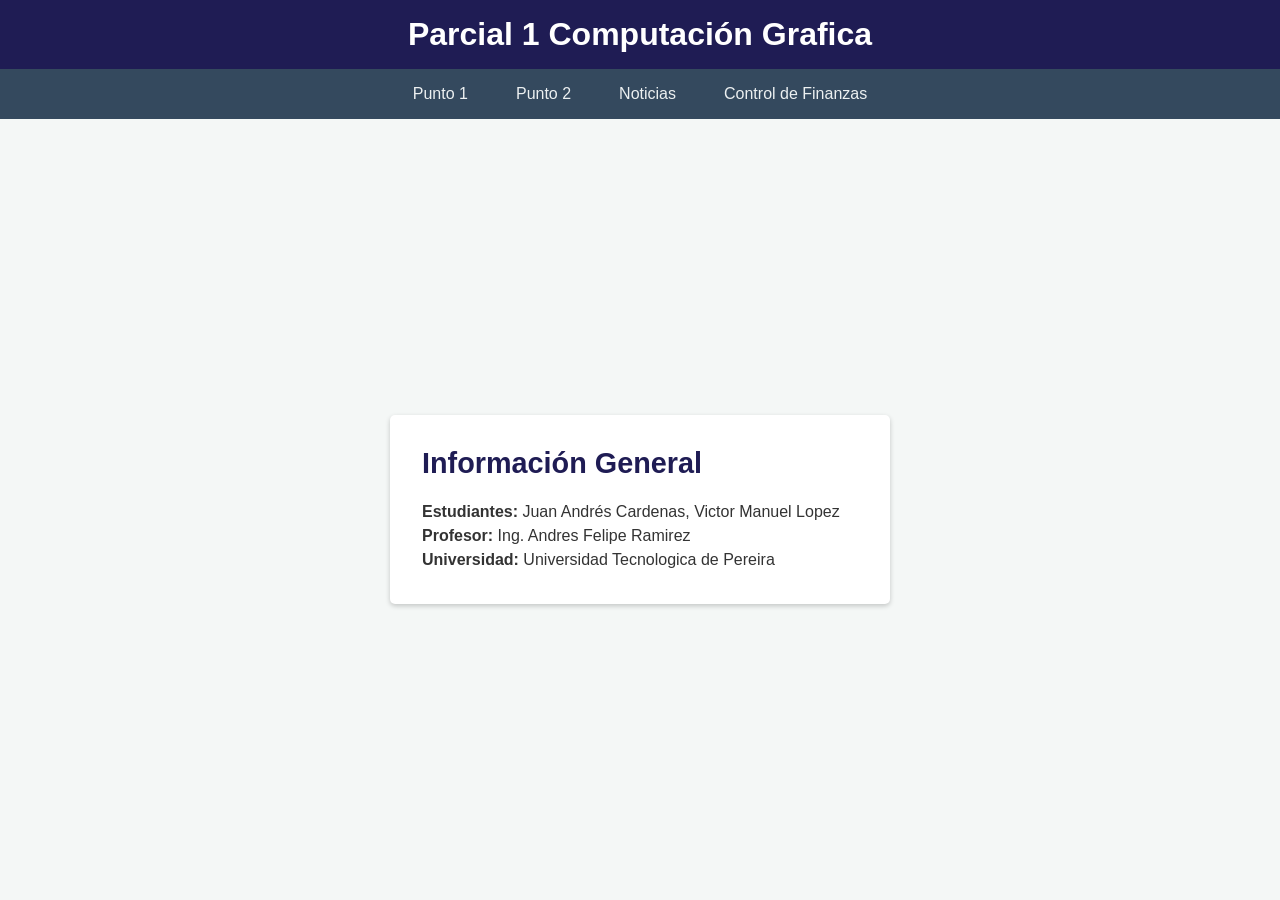
<file: index.html>
<!DOCTYPE html>
<html lang="es">
<head>
    <meta charset="UTF-8">
    <meta name="viewport" content="width=device-width, initial-scale=1.0">
    <title>Parcial 1</title>
    <link rel="stylesheet" href="style.css">
</head>
<body>


    <header class="main-header">  
        <h1>Parcial 1 Computación Grafica</h1>
    </header>
        

        
        <nav class="main-nav">
            <ul>
                <li><a href="ejercicios_clase/Punto_1a.html">Punto 1</a></li>
                <li><a href="ejercicios_clase/Punto_1b.html">Punto 2</a></li>
                <li><a href="ejercicios_clase/Punto_2.html">Noticias</a></li>
                <li><a href="app-finanzas/index.html">Control de Finanzas</a></li>
            </ul>
        </nav>
    

    <main class="content">
        <section class="informacion">
            <h2>Información General</h2>
            <div class="informacion_grupo">
                <p><strong>Estudiantes:</strong> Juan Andrés Cardenas, Victor Manuel Lopez</p>
                <p><strong>Profesor:</strong>  Ing. Andres Felipe Ramirez</p>
                <p><strong>Universidad:</strong> Universidad Tecnologica de Pereira</p>

            </div>
        </section>
        
    </main>

</body>
</html>
</file>
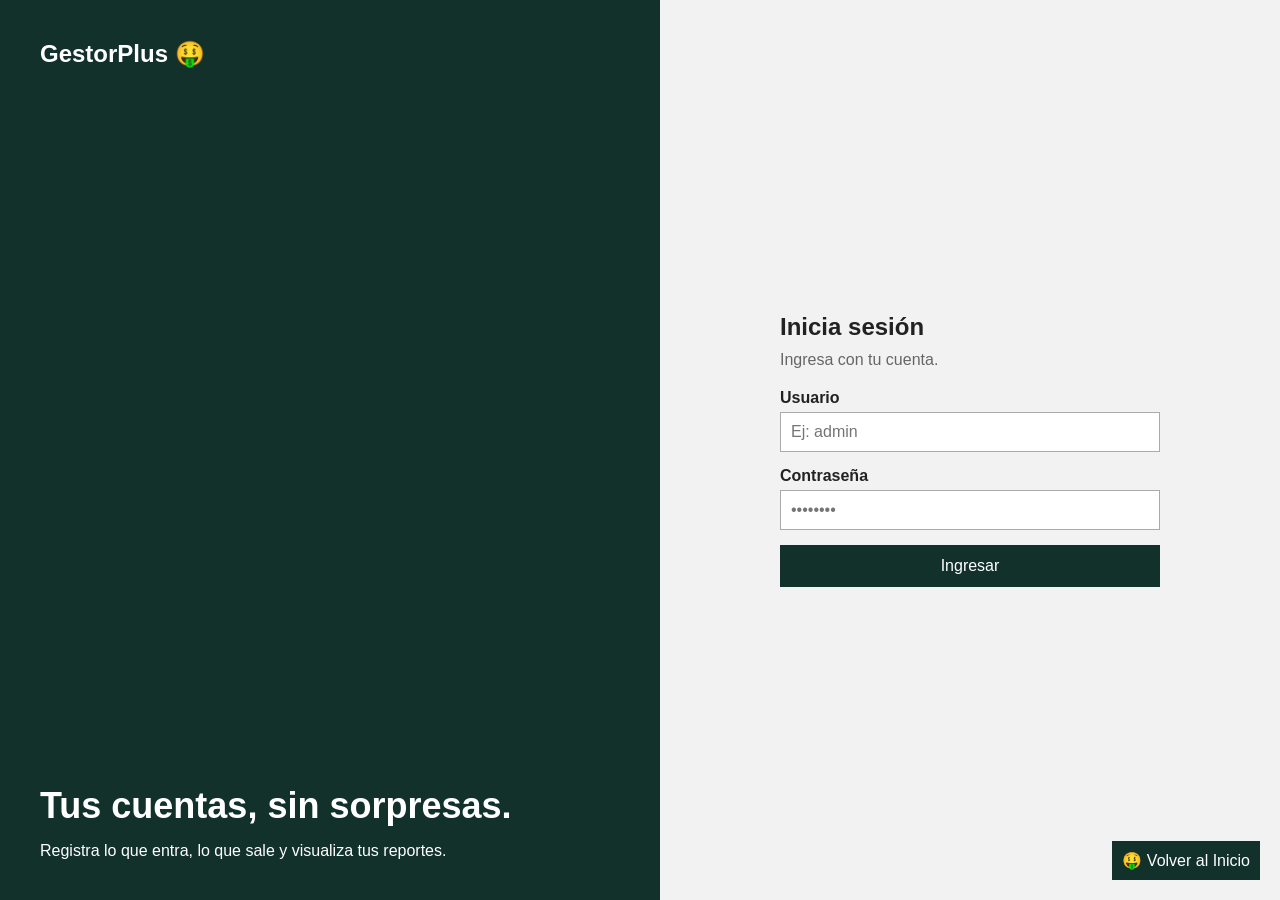
<file: app-finanzas/index.html>
<!DOCTYPE html>
<html lang="es">
<head>
  <meta charset="UTF-8">
  <meta name="viewport" content="width=device-width, initial-scale=1">
  <title>Iniciar sesión · GestorPlus</title>
  <link rel="preconnect" href="https://fonts.googleapis.com">
  <link href="https://fonts.googleapis.com/css2?family=DM+Sans:wght@400;500;700&display=swap" rel="stylesheet">
  <link rel="stylesheet" href="styles.css">
</head>
<body class="login-body">
  <section class="login-marca">
    <span class="logo">GestorPlus &#129297</span>
    <div>
      <h1>Tus cuentas, sin sorpresas.</h1>
      <p>Registra lo que entra, lo que sale y visualiza tus reportes.</p>
    </div>
  </section>

  <section class="login-formulario">
    <form class="login-card" action="inicio.html" method="get">
      <h2>Inicia sesión</h2>
      <p class="sub">Ingresa con tu cuenta.</p>

      <div class="campo">
        <label for="usuario">Usuario</label>
        <input type="text" id="usuario" name="usuario" placeholder="Ej: admin" required autocomplete="username">
      </div>

      <div class="campo">
        <label for="clave">Contraseña</label>
        <input type="password" id="clave" name="clave" placeholder="••••••••" required autocomplete="current-password">
      </div>

      <button type="submit" class="btn">Ingresar</button>
    </form>
            
  </section>
  <div style="text-align: center; margin-top: 20px;">
                <a href="../index.html" class="btn-back"> &#129297 Volver al Inicio</a>
            </div>
</body>
</html>
</file>
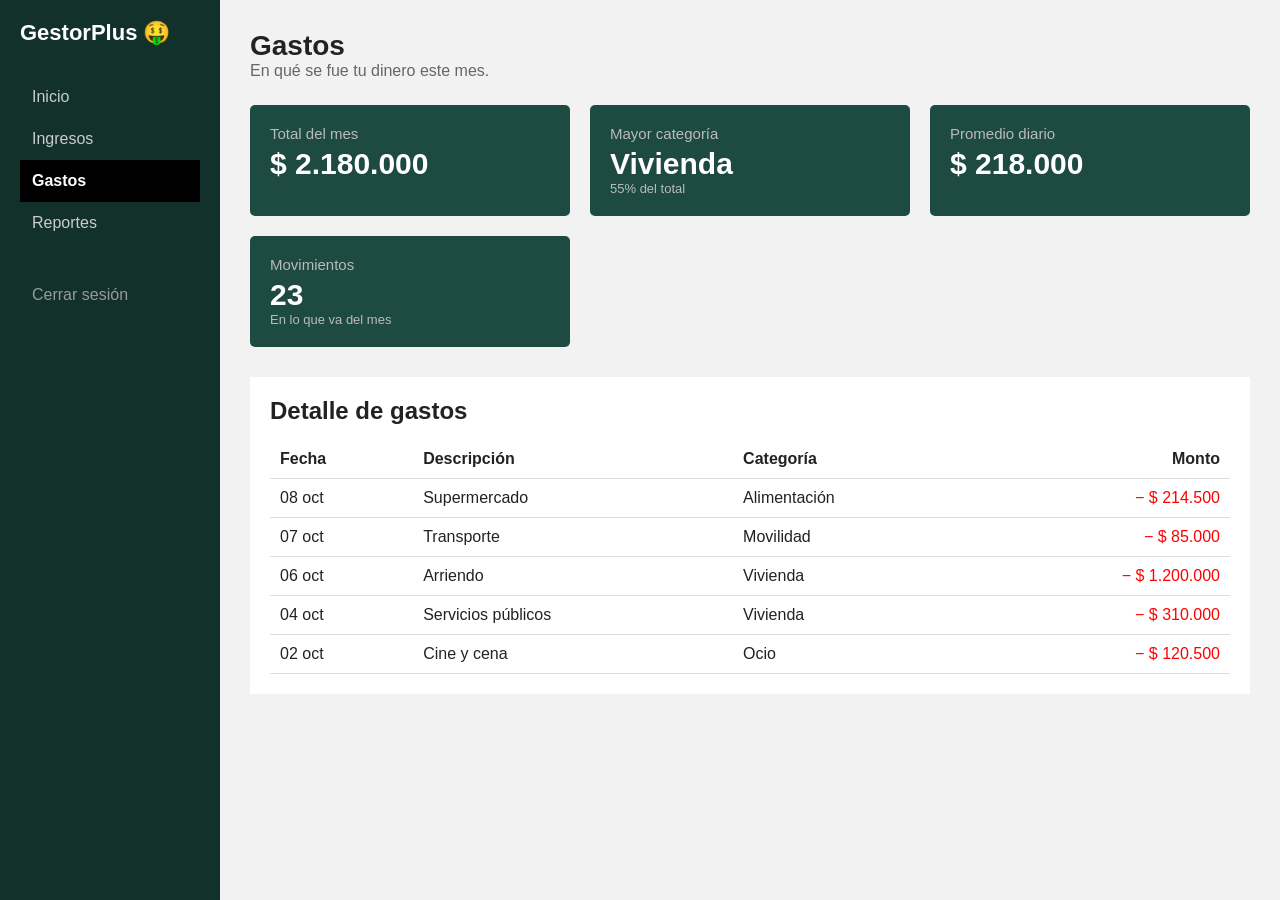
<file: app-finanzas/gastos.html>
<!DOCTYPE html>
<html lang="es">
<head>
  <meta charset="UTF-8">
  <meta name="viewport" content="width=device-width, initial-scale=1">
  <title>Gastos · GestorPlus</title>
  <link rel="preconnect" href="https://fonts.googleapis.com">
  <link href="https://fonts.googleapis.com/css2?family=DM+Sans:wght@400;500;700&display=swap" rel="stylesheet">
  <link rel="stylesheet" href="styles.css">
</head>
<body>
  <div class="app">
    <aside class="sidebar">
      <a class="logo" href="inicio.html">GestorPlus &#129297</a>
      <nav aria-label="Menú principal">
        <ul class="menu">
          <li><a href="inicio.html"   >Inicio</a></li>
          <li><a href="ingresos.html" >Ingresos</a></li>
          <li><a href="gastos.html"   class="activo" aria-current="page">Gastos</a></li>
          <li><a href="reportes.html" >Reportes</a></li>
        </ul>
      </nav>
      <a class="salir" href="index.html">Cerrar sesión</a>
    </aside>
    <main>
      <header class="encabezado">
        <h1>Gastos</h1>
        <p>En qué se fue tu dinero este mes.</p>
      </header>

      <section class="tarjetas">
        <div class="tarjeta gasto"><h3>Total del mes</h3><p class="valor">$ 2.180.000</p></div>
        <div class="tarjeta"><h3>Mayor categoría</h3><p class="valor">Vivienda</p><p class="nota">55% del total</p></div>
        <div class="tarjeta"><h3>Promedio diario</h3><p class="valor">$ 218.000</p></div>
        <div class="tarjeta"><h3>Movimientos</h3><p class="valor">23</p><p class="nota">En lo que va del mes</p></div>
      </section>

      <section class="panel">
        <h2>Detalle de gastos</h2>
        <table>
          <thead><tr><th>Fecha</th><th>Descripción</th><th>Categoría</th><th class="monto">Monto</th></tr></thead>
          <tbody>
            <tr><td>08 oct</td><td>Supermercado</td><td>Alimentación</td><td class="monto menos">− $ 214.500</td></tr>
            <tr><td>07 oct</td><td>Transporte</td><td>Movilidad</td><td class="monto menos">− $ 85.000</td></tr>
            <tr><td>06 oct</td><td>Arriendo</td><td>Vivienda</td><td class="monto menos">− $ 1.200.000</td></tr>
            <tr><td>04 oct</td><td>Servicios públicos</td><td>Vivienda</td><td class="monto menos">− $ 310.000</td></tr>
            <tr><td>02 oct</td><td>Cine y cena</td><td>Ocio</td><td class="monto menos">− $ 120.500</td></tr>
          </tbody>
        </table>
      </section>
    </main>
  </div>
</body>
</html>
</file>
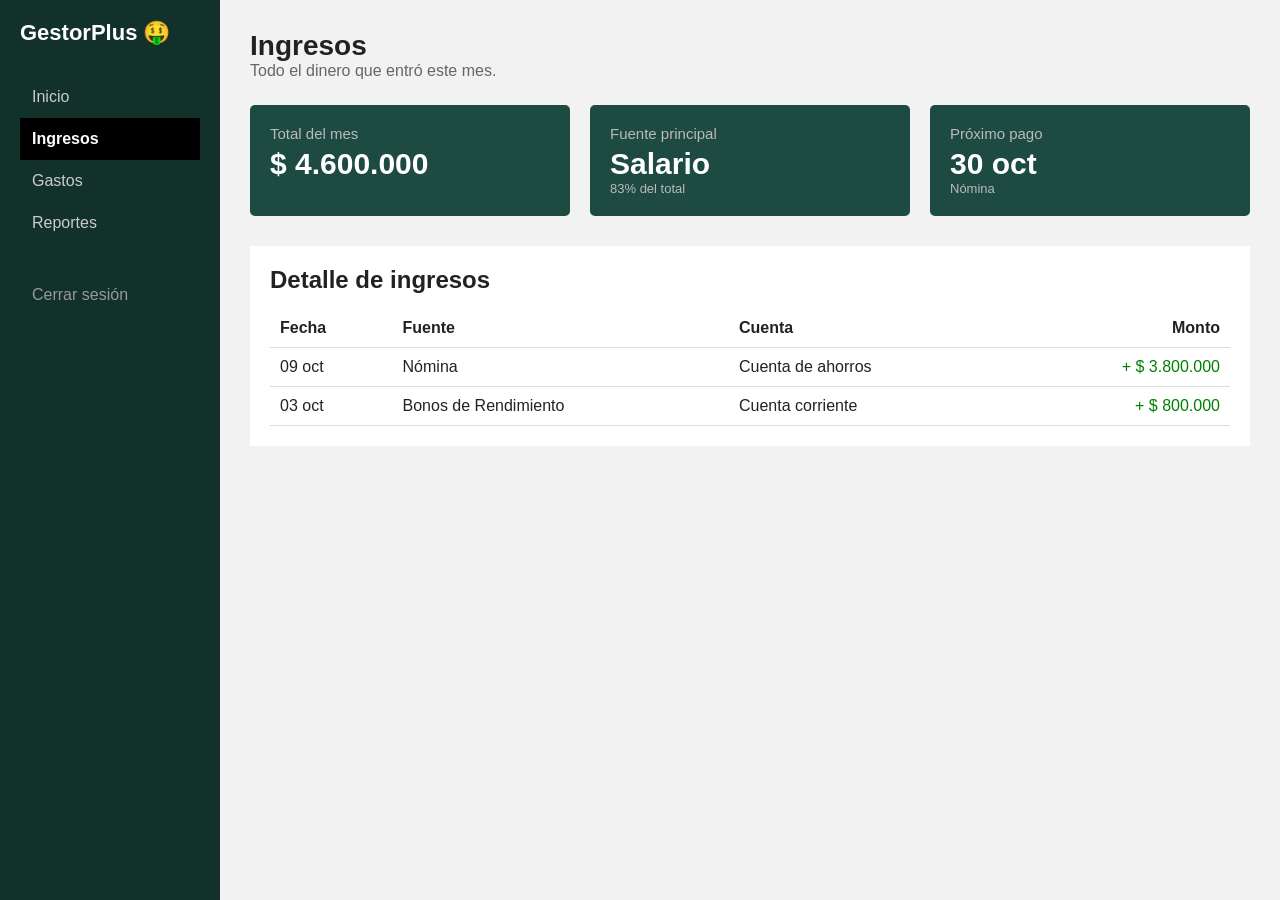
<file: app-finanzas/ingresos.html>
<!DOCTYPE html>
<html lang="es">
<head>
  <meta charset="UTF-8">
  <meta name="viewport" content="width=device-width, initial-scale=1">
  <title>Ingresos · GestorPlus</title>
  <link rel="preconnect" href="https://fonts.googleapis.com">
  <link href="https://fonts.googleapis.com/css2?family=DM+Sans:wght@400;500;700&display=swap" rel="stylesheet">
  <link rel="stylesheet" href="styles.css">
</head>
<body>
  <div class="app">
    <aside class="sidebar">
      <a class="logo" href="inicio.html">GestorPlus &#129297</a>
      <nav aria-label="Menú principal">
        <ul class="menu">
          <li><a href="inicio.html"   >Inicio</a></li>
          <li><a href="ingresos.html" class="activo" aria-current="page">Ingresos</a></li>
          <li><a href="gastos.html"   >Gastos</a></li>
          <li><a href="reportes.html" >Reportes</a></li>
        </ul>
      </nav>
      <a class="salir" href="index.html">Cerrar sesión</a>
    </aside>
    <main>
      <header class="encabezado">
        <h1>Ingresos</h1>
        <p>Todo el dinero que entró este mes.</p>
      </header>

      <section class="tarjetas">
        <div class="tarjeta ingreso"><h3>Total del mes</h3><p class="valor">$ 4.600.000</p></div>
        <div class="tarjeta"><h3>Fuente principal</h3><p class="valor">Salario</p><p class="nota">83% del total</p></div>
        <div class="tarjeta"><h3>Próximo pago</h3><p class="valor">30 oct</p><p class="nota">Nómina</p></div>
      </section>

      <section class="panel">
        <h2>Detalle de ingresos</h2>
        <table>
          <thead><tr><th>Fecha</th><th>Fuente</th><th>Cuenta</th><th class="monto">Monto</th></tr></thead>
          <tbody>
            <tr><td>09 oct</td><td>Nómina</td><td>Cuenta de ahorros</td><td class="monto mas">+ $ 3.800.000</td></tr>
            <tr><td>03 oct</td><td>Bonos de Rendimiento</td><td>Cuenta corriente</td><td class="monto mas">+ $ 800.000</td></tr>
          </tbody>
        </table>
      </section>
    </main>
  </div>
</body>
</html>
</file>
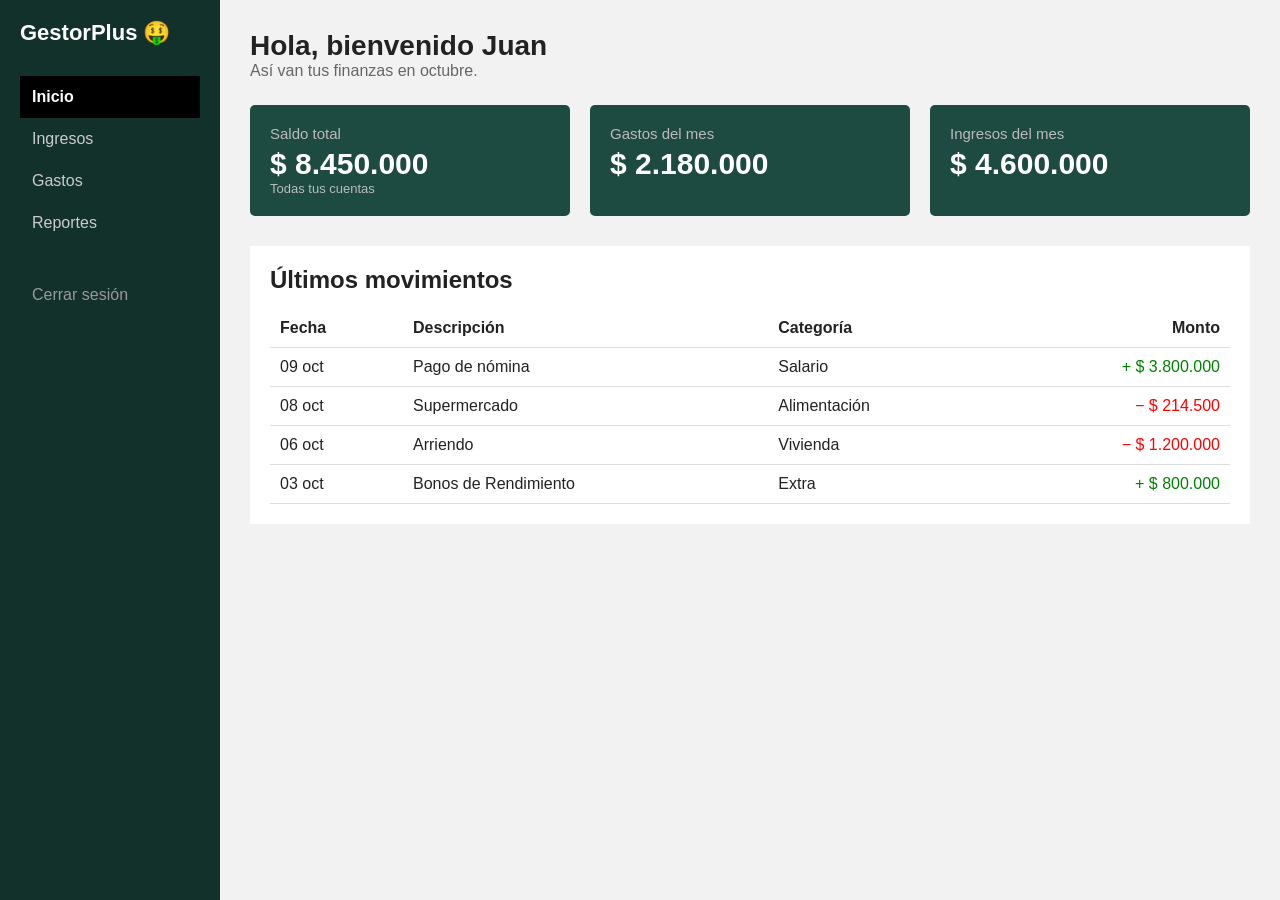
<file: app-finanzas/inicio.html>
<!DOCTYPE html>
<html lang="es">
<head>
  <meta charset="UTF-8">
  <meta name="viewport" content="width=device-width, initial-scale=1">
  <title>Inicio · GestorPlus</title>
  <link rel="preconnect" href="https://fonts.googleapis.com">
  <link href="https://fonts.googleapis.com/css2?family=DM+Sans:wght@400;500;700&display=swap" rel="stylesheet">
  <link rel="stylesheet" href="styles.css">
</head>
<body>
  <div class="app">
    <aside class="sidebar">
      <a class="logo" href="inicio.html">GestorPlus &#129297</a>
      <nav aria-label="Menú principal">
        <ul class="menu">
          <li><a href="inicio.html"   class="activo" aria-current="page">Inicio</a></li>
          <li><a href="ingresos.html" >Ingresos</a></li>
          <li><a href="gastos.html"   >Gastos</a></li>
          <li><a href="reportes.html" >Reportes</a></li>
        </ul>
      </nav>
      <a class="salir" href="index.html">Cerrar sesión</a>
    </aside>
    <main>
      <header class="encabezado">
        <h1>Hola, bienvenido Juan</h1>
        <p>Así van tus finanzas en octubre.</p>
      </header>

      <section class="tarjetas" aria-label="Resumen">
        <div class="tarjeta saldo">
          <h3>Saldo total</h3>
          <p class="valor">$ 8.450.000</p>
          <p class="nota">Todas tus cuentas</p>
        </div>
        <div class="tarjeta gasto">
          <h3>Gastos del mes</h3>
          <p class="valor">$ 2.180.000</p>
        </div>
        <div class="tarjeta ingreso">
          <h3>Ingresos del mes</h3>
          <p class="valor">$ 4.600.000</p>
        
        </div>
      </section>

      <section class="panel">
        <h2>Últimos movimientos</h2>
        <table>
          <thead><tr><th>Fecha</th><th>Descripción</th><th>Categoría</th><th class="monto">Monto</th></tr></thead>
          <tbody>
            <tr><td>09 oct</td><td>Pago de nómina</td><td>Salario</td><td class="monto mas">+ $ 3.800.000</td></tr>
            <tr><td>08 oct</td><td>Supermercado</td><td>Alimentación</td><td class="monto menos">− $ 214.500</td></tr>
            <tr><td>06 oct</td><td>Arriendo</td><td>Vivienda</td><td class="monto menos">− $ 1.200.000</td></tr>
            <tr><td>03 oct</td><td>Bonos de Rendimiento</td><td>Extra</td><td class="monto mas">+ $ 800.000</td></tr>
          </tbody>
        </table>
      </section>
    </main>
  </div>
</body>
</html>
</file>
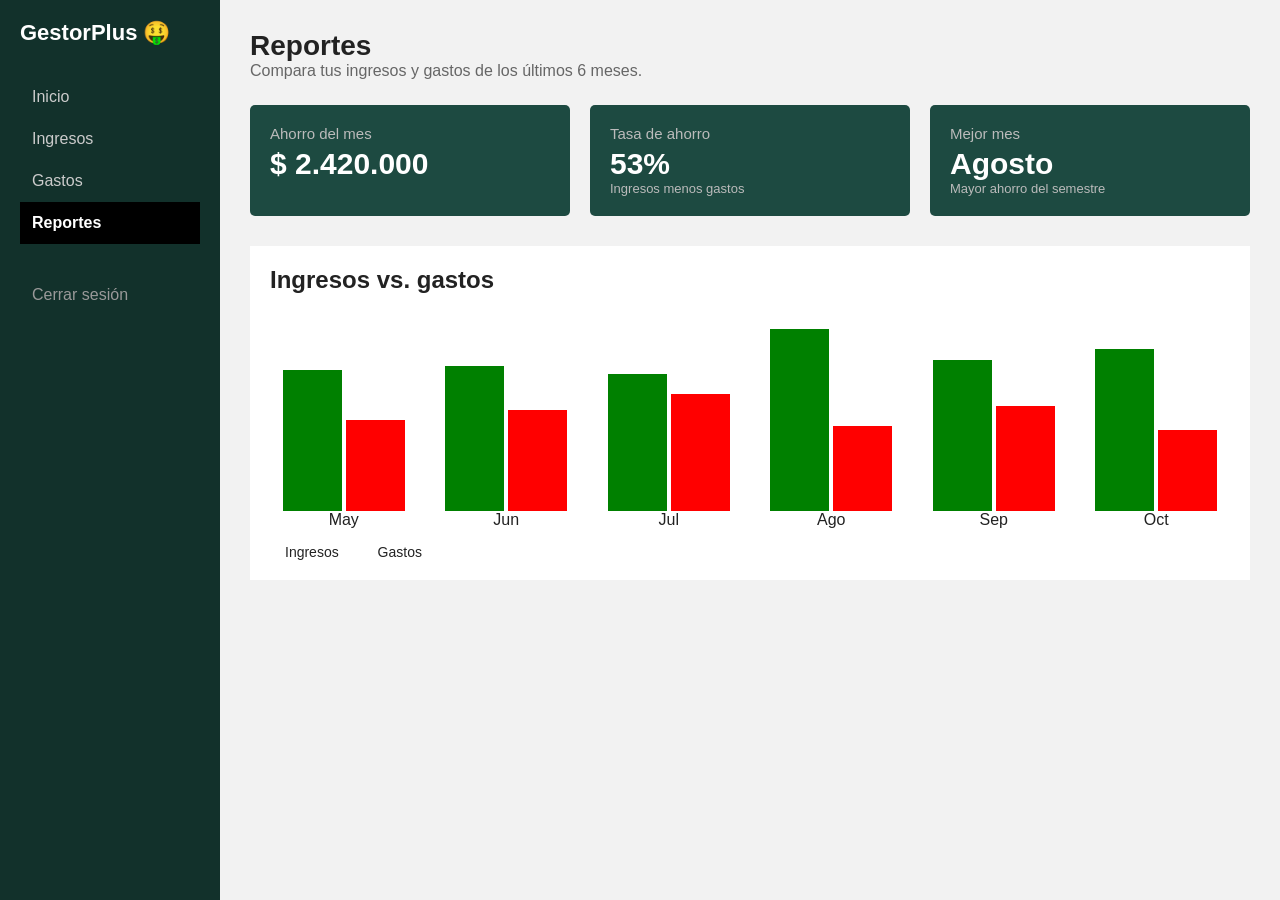
<file: app-finanzas/reportes.html>
<!DOCTYPE html>
<html lang="es">
<head>
  <meta charset="UTF-8">
  <meta name="viewport" content="width=device-width, initial-scale=1">
  <title>Reportes · GestorPlus</title>
  <link rel="preconnect" href="https://fonts.googleapis.com">
  <link href="https://fonts.googleapis.com/css2?family=DM+Sans:wght@400;500;700&display=swap" rel="stylesheet">
  <link rel="stylesheet" href="styles.css">
</head>
<body>
  <div class="app">
    <aside class="sidebar">
      <a class="logo" href="inicio.html">GestorPlus &#129297</a>
      <nav aria-label="Menú principal">
        <ul class="menu">
          <li><a href="inicio.html"   >Inicio</a></li>
          <li><a href="ingresos.html" >Ingresos</a></li>
          <li><a href="gastos.html"   >Gastos</a></li>
          <li><a href="reportes.html" class="activo" aria-current="page">Reportes</a></li>
        </ul>
      </nav>
      <a class="salir" href="index.html">Cerrar sesión</a>
    </aside>
    <main>
      <header class="encabezado">
        <h1>Reportes</h1>
        <p>Compara tus ingresos y gastos de los últimos 6 meses.</p>
      </header>

      <section class="tarjetas">
        <div class="tarjeta ingreso"><h3>Ahorro del mes</h3><p class="valor">$ 2.420.000</p></div>
        <div class="tarjeta"><h3>Tasa de ahorro</h3><p class="valor">53%</p><p class="nota">Ingresos menos gastos</p></div>
        <div class="tarjeta"><h3>Mejor mes</h3><p class="valor">Agosto</p><p class="nota">Mayor ahorro del semestre</p></div>
      </section>

      <section class="panel">
        <h2>Ingresos vs. gastos</h2>
        <div class="barras" role="img" aria-label="Gráfico de barras de ingresos y gastos por mes">
          <div class="barra-grupo"><div class="barra-par"><div class="barra i" style="height:70%"></div><div class="barra g" style="height:45%"></div></div><span>May</span></div>
          <div class="barra-grupo"><div class="barra-par"><div class="barra i" style="height:72%"></div><div class="barra g" style="height:50%"></div></div><span>Jun</span></div>
          <div class="barra-grupo"><div class="barra-par"><div class="barra i" style="height:68%"></div><div class="barra g" style="height:58%"></div></div><span>Jul</span></div>
          <div class="barra-grupo"><div class="barra-par"><div class="barra i" style="height:90%"></div><div class="barra g" style="height:42%"></div></div><span>Ago</span></div>
          <div class="barra-grupo"><div class="barra-par"><div class="barra i" style="height:75%"></div><div class="barra g" style="height:52%"></div></div><span>Sep</span></div>
          <div class="barra-grupo"><div class="barra-par"><div class="barra i" style="height:80%"></div><div class="barra g" style="height:40%"></div></div><span>Oct</span></div>
        </div>
        <div class="leyenda">
          <span><i style="background:var(--ingreso)"></i>Ingresos</span>
          <span><i style="background:var(--gasto)"></i>Gastos</span>
        </div>
      </section>
    </main>
  </div>
</body>
</html>
</file>
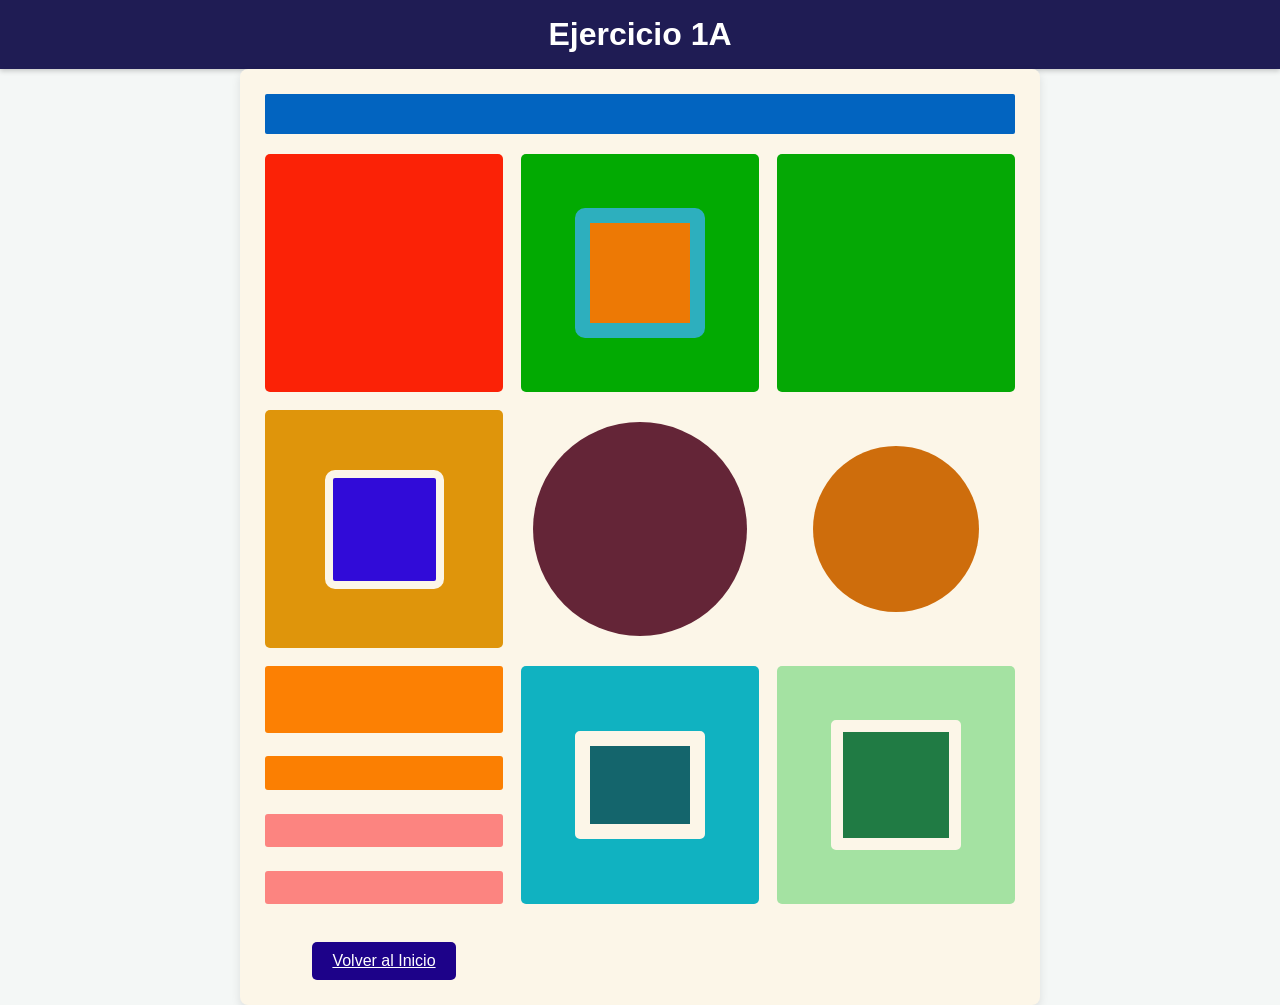
<file: ejercicios_clase/Punto_1a.html>
<!DOCTYPE html>
<html lang="es">
<head>
    <meta charset="UTF-8">
    <meta name="viewport" content="width=device-width, initial-scale=1.0">
    <title>Ejercicio 1A</title>
    <link rel="stylesheet" href="1a.css">
</head>
<body>

    <header class="main-header">
        <h1>Ejercicio 1A</h1>
    </header>



    <div class="main-container">
        <header class="encabezado"></header>
        
        <main class="grid-container">

            <!-- FILA 1 -->
            <div class="grid-card">
                <div class="Cuadrado-rojo"> </div>
            </div>


            <div class="grid-card">
                <div class="Cuadrado-con-rombo">
                    <div class="Diamante"></div>
                </div>
            </div>

            <div class="grid-card">
                <div class="Cuadrado-verde"> </div>
            </div>

            <!-- FILA 2 -->
            <div class="grid-card">
                <div class="Cuadrado-Amarillo"> 
                    <div class="Cuadrado-Rojo"></div>
                </div>
            </div>

            <div class="grid-card">
                <div class="Caja"> 
                    <div class="Circulo-Vinotinto"></div>
                </div>
            </div>

            <div class="grid-card">
                <div class="Caja">
                    <div class="Circulo-Naranja"></div>
                </div>
            </div>

        
           <!--FILA 3 -->
            <div class="grid-card-container">
                <div class="barra-grande-naranja"></div>
                <div class="barra-mediana-naranja"></div>
                <div class="barra-mediana-rosada"></div>
                <div class="barra-mediana-rosada"></div>
            </div>

            <div class="grid-card">
                <div class="Cuadrado-turquesa">
                    <div class="Cuadrado-interior-azul"></div>
                </div>
            </div>

            <div class="grid-card">
                <div class="Cuadrado-verde-claro">
                    <div class="Cuadrado-interior-verde"></div>
                </div>
            </div>


            <div style="text-align: center; margin-top: 20px;">
                <a href="../index.html" class="btn-back">Volver al Inicio</a>
            </div>
        </div>

        </main>
    </div>
    
</body>
</html>
</file>
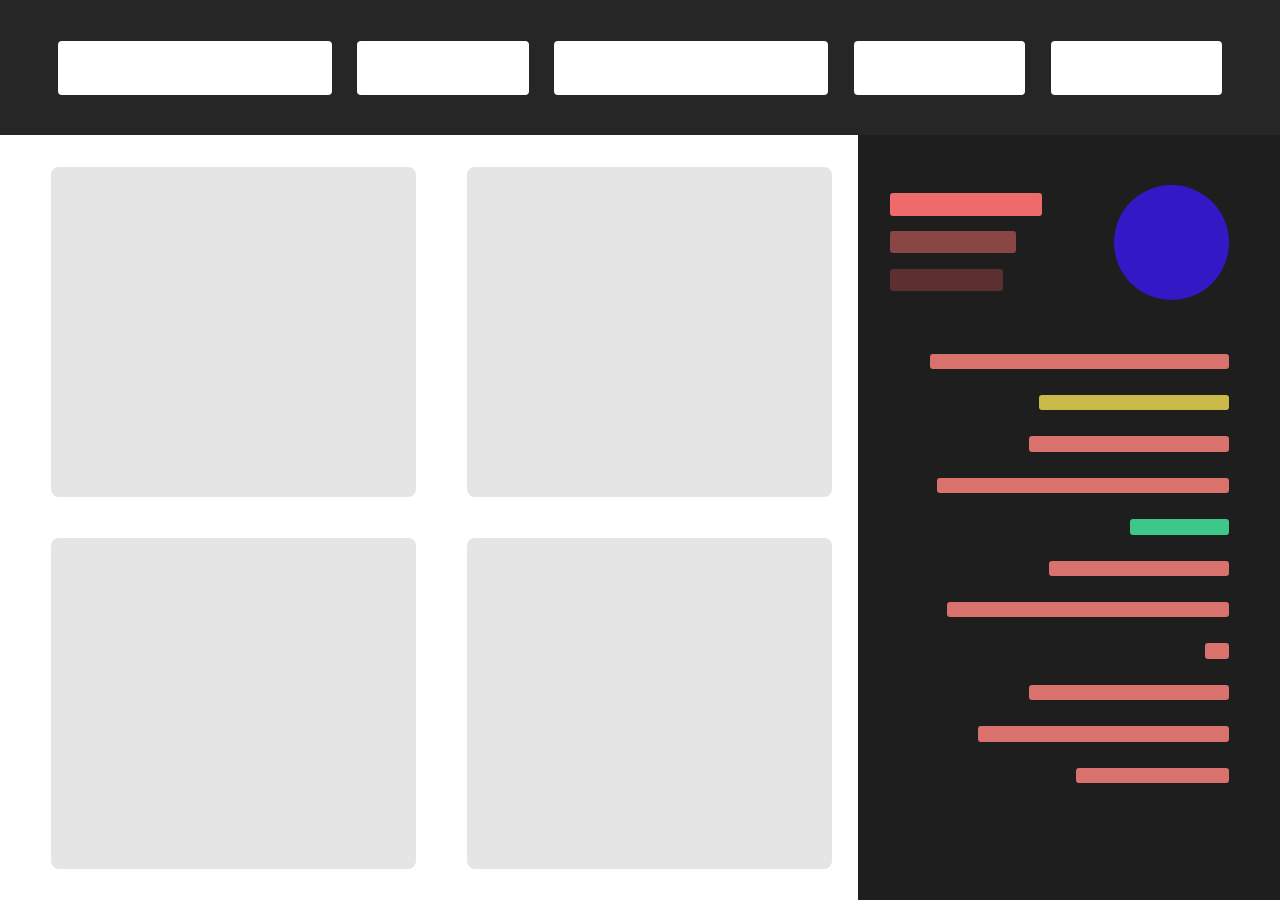
<file: ejercicios_clase/Punto_1b.html>
<!DOCTYPE html>
<html lang="es">
<head>
  <meta charset="UTF-8">
  <meta name="viewport" content="width=device-width, initial-scale=1.0">
  <title>Punto 1.b</title>
  <link rel="stylesheet" href="1b.css">
</head>
<body>
  <div class="contenedor">

    <!-- Barra superior -->
    <div class="barra-superior">
      <div class="boton ancho"></div>
      <div class="boton corto"></div>
      <div class="boton ancho"></div>
      <div class="boton corto"></div>
      <div class="boton corto"></div>
    </div>

    <!-- Cuerpo -->
    <div class="cuerpo">

      <!-- Tarjetas grises (grid 2x2) -->
      <div class="tarjetas">
        <div class="tarjeta"></div>
        <div class="tarjeta"></div>
        <div class="tarjeta"></div>
        <div class="tarjeta"></div>
      </div>

      <!-- Panel oscuro -->
      <div class="panel">

        <div class="perfil">
          <div class="marcas">
            <div class="marca rosa-claro"></div>
            <div class="marca rosa-medio"></div>
            <div class="marca rosa-oscuro"></div>
          </div>
          <div class="avatar"></div>
        </div>

        <!-- Ahora son 11 líneas (antes eran 9) -->
        <div class="lineas">
          <div class="linea rosa l1"></div>
          <div class="linea amarilla l2"></div>
          <div class="linea rosa l3"></div>
          <div class="linea rosa l4"></div>
          <div class="linea verde l5"></div>
          <div class="linea rosa l6"></div>
          <div class="linea rosa l7"></div>
          <div class="linea rosa l8"></div>
          <div class="linea rosa l9"></div>
          <div class="linea rosa l10"></div>
          <div class="linea rosa l11"></div>
        </div>

      </div>
    </div>

  </div>
</body>
</html>
</file>
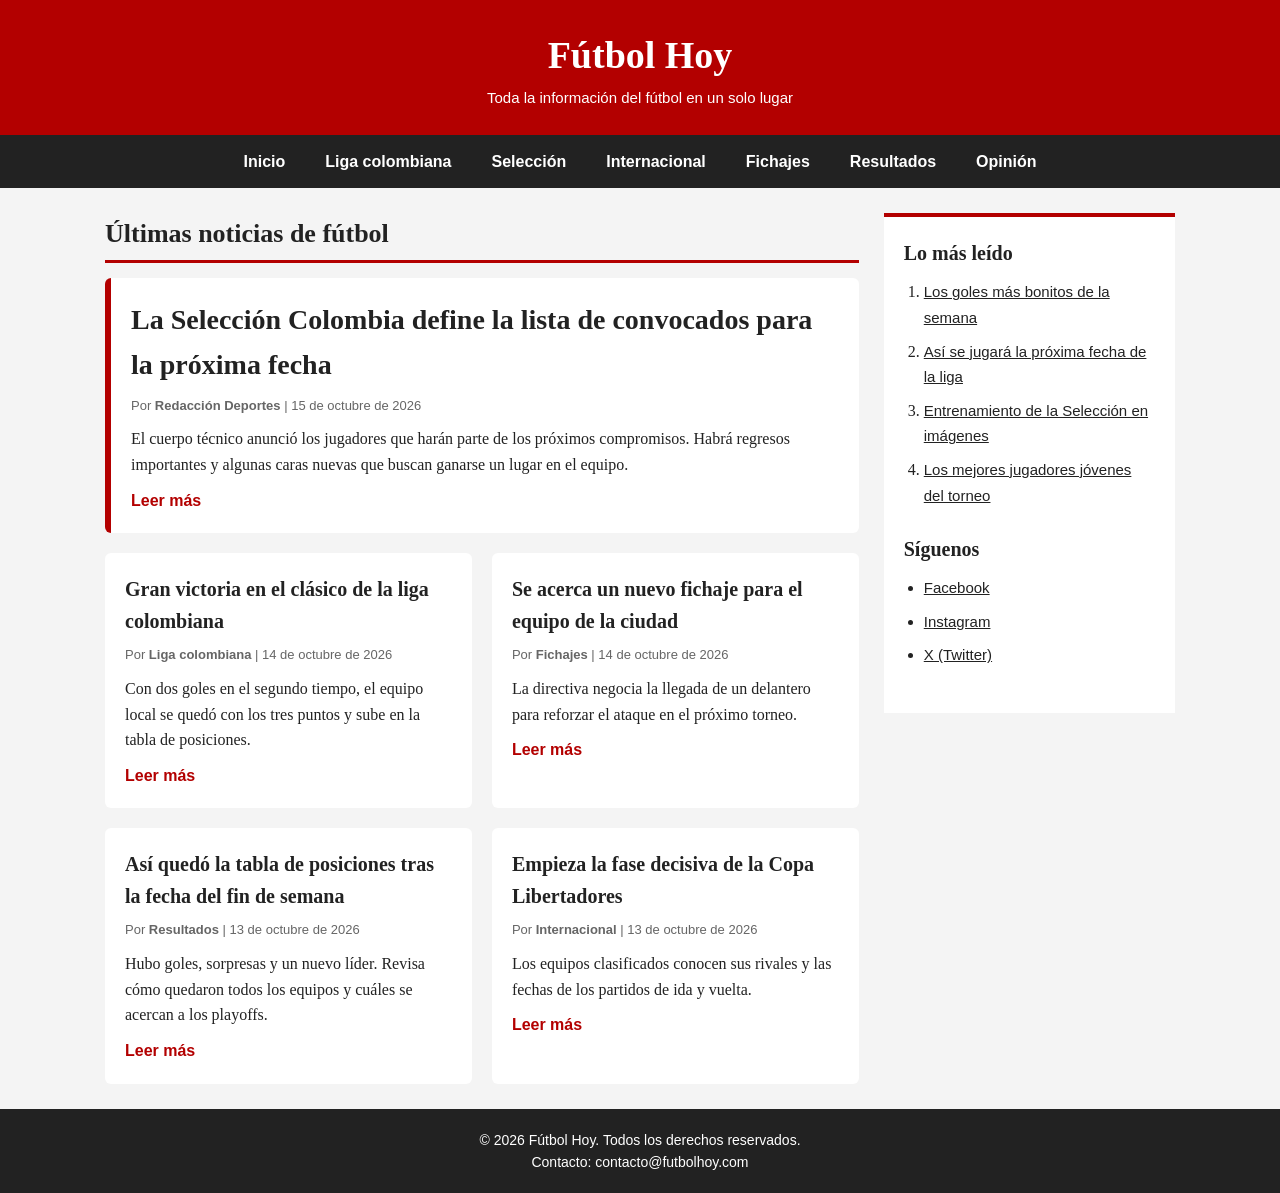
<file: ejercicios_clase/Punto_2.html>
<!DOCTYPE html>
<html lang="es">
<head>
  <meta charset="UTF-8">
  <meta name="viewport" content="width=device-width, initial-scale=1.0">
  <meta name="description" content="Portal de noticias de fútbol: resultados, fichajes, selección y torneos.">
  <title>Fútbol Hoy</title>
  <link rel="stylesheet" href="2.css">
</head>
<body>

  <header>
    <h1>Fútbol Hoy</h1>
    <p>Toda la información del fútbol en un solo lugar</p>
  </header>

  <nav aria-label="Menú principal">
    <ul>
      <li><a href="#">Inicio</a></li>
      <li><a href="#">Liga colombiana</a></li>
      <li><a href="#">Selección</a></li>
      <li><a href="#">Internacional</a></li>
      <li><a href="#">Fichajes</a></li>
      <li><a href="#">Resultados</a></li>
      <li><a href="#">Opinión</a></li>
    </ul>
  </nav>

  <div class="contenedor">

    <main>
      <h2 class="titulo-seccion">Últimas noticias de fútbol</h2>

      <div class="noticias">

        <article class="principal">
          <h3>La Selección Colombia define la lista de convocados para la próxima fecha</h3>
          <p class="datos">
            Por <strong>Redacción Deportes</strong> |
            <time datetime="2026-10-15">15 de octubre de 2026</time>
          </p>
          <p>
            El cuerpo técnico anunció los jugadores que harán parte de los
            próximos compromisos. Habrá regresos importantes y algunas caras
            nuevas que buscan ganarse un lugar en el equipo.
          </p>
          <a href="#">Leer más</a>
        </article>

        <article>
          <h3>Gran victoria en el clásico de la liga colombiana</h3>
          <p class="datos">
            Por <strong>Liga colombiana</strong> |
            <time datetime="2026-10-14">14 de octubre de 2026</time>
          </p>
          <p>
            Con dos goles en el segundo tiempo, el equipo local se quedó con
            los tres puntos y sube en la tabla de posiciones.
          </p>
          <a href="#">Leer más</a>
        </article>

        <article>
          <h3>Se acerca un nuevo fichaje para el equipo de la ciudad</h3>
          <p class="datos">
            Por <strong>Fichajes</strong> |
            <time datetime="2026-10-14">14 de octubre de 2026</time>
          </p>
          <p>
            La directiva negocia la llegada de un delantero para reforzar el
            ataque en el próximo torneo.
          </p>
          <a href="#">Leer más</a>
        </article>

        <article>
          <h3>Así quedó la tabla de posiciones tras la fecha del fin de semana</h3>
          <p class="datos">
            Por <strong>Resultados</strong> |
            <time datetime="2026-10-13">13 de octubre de 2026</time>
          </p>
          <p>
            Hubo goles, sorpresas y un nuevo líder. Revisa cómo quedaron todos
            los equipos y cuáles se acercan a los playoffs.
          </p>
          <a href="#">Leer más</a>
        </article>

        <article>
          <h3>Empieza la fase decisiva de la Copa Libertadores</h3>
          <p class="datos">
            Por <strong>Internacional</strong> |
            <time datetime="2026-10-13">13 de octubre de 2026</time>
          </p>
          <p>
            Los equipos clasificados conocen sus rivales y las fechas de los
            partidos de ida y vuelta.
          </p>
          <a href="#">Leer más</a>
        </article>

      </div>
    </main>

    <aside aria-label="Noticias destacadas">
      <h2>Lo más leído</h2>
      <ol>
        <li><a href="#">Los goles más bonitos de la semana</a></li>
        <li><a href="#">Así se jugará la próxima fecha de la liga</a></li>
        <li><a href="#">Entrenamiento de la Selección en imágenes</a></li>
        <li><a href="#">Los mejores jugadores jóvenes del torneo</a></li>
      </ol>

      <h2>Síguenos</h2>
      <ul>
        <li><a href="#">Facebook</a></li>
        <li><a href="#">Instagram</a></li>
        <li><a href="#">X (Twitter)</a></li>
      </ul>
    </aside>

  </div>

  <footer>
    <p>&copy; 2026 Fútbol Hoy. Todos los derechos reservados.</p>
    <p>Contacto: contacto@futbolhoy.com</p>
  </footer>

</body>
</html>
</file>
<file: style.css>
* {
    margin: 0;
    padding: 0;
    box-sizing: border-box;
    font-family:'Segoe UI', Tahoma, Geneva, Verdana, sans-serif
}

body {
    background-color: #f4f7f6;
    color: #333;
    display: flex;
    flex-direction: column;
    min-height: 100vh;
}

/*-----HEADER----------------*/
.main-header {
    background-color: #1f1c54;
    color: #ffffff;
    padding: 1rem;
    text-align: center;
    box-shadow: 0 2px 5px rgba(0, 0, 0, 0.2);
}


/*------NAV----------------*/
.main-nav {
    background-color: #34495e;
}

.main-nav ul {
    list-style-type: none;
    display: flex;
    justify-content: center;
    flex-wrap: wrap;
}

.main-nav li {
    margin: 0;
}

.main-nav a {
    display: block;
    padding: 1rem 1.5rem;
    color: #ecf0f1;
    text-decoration: none;
    font-weight: 500;
    transition: background-color 0.3s ease, color 0.3s ease;
}

.main-nav a:hover {
    background-color: #1abc9c;
    color: #ffffff;
}


/*------CONTENT----------------*/
.content{
    flex: 1;
    justify-content: center;
    align-items: center;
    display: flex;
    padding: 2rem 1rem;
}

.informacion{
    background-color: #ffffff;
    padding: 2rem;
    border-radius: 5px;
    box-shadow: 0 2px 5px rgba(0, 0, 0, 0.2);
    width: 100%;
    max-width: 500px;
}

.informacion h2{
    color: #1f1c54;
    margin-bottom: 1.2rem;
    font-size: 1.8rem;
}

.informacion_grupo p strong{
    margin-bottom: 0.8rem;
    font-size: 1rem;
    line-height: 1.5;
}
</file>
<file: app-finanzas/styles.css>
/* ===== ESTILOS GENERALES ===== */
* {
  box-sizing: border-box;
  margin: 0;
  padding: 0;
}

body {
  font-family: Arial, sans-serif;
  background-color: #f2f2f2;
  color: #222222;
}

a {
  text-decoration: none;
  color: inherit;
}


/* ===== LOGIN (usa Flexbox) ===== */
.login-body {
  display: flex;           
  min-height: 100vh;        
}

/* Panel izquierdo con el nombre de la app */
.login-marca {
  flex: 1;
  background-color: #12312b;
  color: white;
  padding: 40px;
  display: flex;
  flex-direction: column;   
  justify-content: space-between;
}

.login-marca .logo {
  font-size: 24px;
  font-weight: bold;
}

.login-marca h1 {
  font-size: 36px;
  margin-bottom: 15px;
}

/* Panel derecho con el formulario */
.login-formulario {
  flex: 1;
  display: flex;
  justify-content: center;  
  align-items: center;      
  padding: 20px;
}

.login-card {
  width: 100%;
  max-width: 380px;
}

.login-card h2 {
  margin-bottom: 10px;
}

.login-card .sub {
  color: #666666;
  margin-bottom: 20px;
}

.campo {
  margin-bottom: 15px;
}

.campo label {
  display: block;
  margin-bottom: 5px;
  font-weight: bold;
}

.campo input {
  width: 100%;
  padding: 10px;
  border: 1px solid #aaaaaa;
  font-size: 16px;
}

.btn {
  width: 100%;
  padding: 12px;
  background-color: #12312b;
  color: white;
  border: none;
  font-size: 16px;
  cursor: pointer;
}

.btn:hover {
  background-color: #1d4a41;
}


/* ===== DASHBOARD ===== */
/* Grid de 2 columnas: sidebar a la izquierda, contenido a la derecha */
.app {
  display: grid;
  grid-template-columns: 220px 1fr;
  min-height: 100vh;
}

/* ----- Sidebar ----- */
.sidebar {
  background-color: #12312b;
  color: white;
  padding: 20px;
}

.sidebar .logo {
  display: block;
  font-size: 22px;
  font-weight: bold;
  margin-bottom: 30px;
}

.menu {
  list-style: none;
}

.menu a {
  display: block;
  padding: 12px;
  color: #cccccc;
}

.menu a:hover {
  background-color: #1d4a41;
  color: white;
}

/* Opción seleccionada: rectángulo negro */
.menu a.activo {
  background-color: black;
  color: white;
  font-weight: bold;
}

.sidebar .salir {
  display: block;
  margin-top: 30px;
  padding: 12px;
  color: #999999;
}

/* ----- Contenido principal ----- */
main {
  padding: 30px;
}

.encabezado {
  margin-bottom: 25px;
}

.encabezado h1 {
  font-size: 28px;
}

.encabezado p {
  color: #666666;
}

/* Tarjetas con Grid: 3 columnas iguales */
.tarjetas {
  display: grid;
  grid-template-columns: 1fr 1fr 1fr;
  gap: 20px;
  margin-bottom: 30px;
}

.tarjeta {
  background-color: #1d4a41;
  border-radius: 5px;
  color: white;
  padding: 20px;
}

.tarjeta h3 {
  font-size: 15px;
  font-weight: normal;
  color: #bbbbbb;
}

.tarjeta .valor {
  font-size: 30px;
  font-weight: bold;
  margin-top: 5px;
}

.tarjeta .nota {
  font-size: 13px;
  color: #bbbbbb;
}


/* ----- Tablas ----- */
.panel {
  background-color: white;
  padding: 20px;
}

.panel h2 {
  margin-bottom: 15px;
}

table {
  width: 100%;
  border-collapse: collapse;
}

th, td {
  text-align: left;
  padding: 10px;
  border-bottom: 1px solid #dddddd;
}

th.monto, td.monto {
  text-align: right;
}

.monto.mas {
  color: green;
}

.monto.menos {
  color: red;
}


/* ----- Gráfico de barras (Reportes) ----- */
.barras {
  display: grid;
  grid-template-columns: repeat(6, 1fr);
  gap: 15px;
  height: 220px;
}

.barra-grupo {
  display: flex;
  flex-direction: column;
  justify-content: flex-end;
  align-items: center;
  height: 100%;
}

.barra-par {
  display: flex;
  align-items: flex-end;
  gap: 4px;
  height: 100%;
  width: 100%;
  justify-content: center;
}

.barra {
  width: 40%;
}

.barra.i {
  background-color: green;
}

.barra.g {
  background-color: red;
}

.leyenda {
  margin-top: 15px;
  font-size: 14px;
}

.leyenda span {
  margin-right: 20px;
}

.leyenda i {
  display: inline-block;
  width: 10px;
  height: 10px;
  margin-right: 5px;
}

.btn-back {
  position: fixed;
  bottom: 20px;
  right: 20px;
  padding: 10px;
  border: none;
  background-color: #12312b;
  color: white;
  font-size: 16px;
  cursor: pointer;
}

/* ===== PANTALLAS PEQUEÑAS (celular) ===== */
@media (max-width: 800px) {
  .login-body {
    flex-direction: column;
  }

  .app {
    grid-template-columns: 1fr;
  }

  .tarjetas {
    grid-template-columns: 1fr;
  }
}
</file>
<file: ejercicios_clase/1a.css>
* {
    margin: 0;
    padding: 0;
    box-sizing: border-box;
    font-family:'Segoe UI', Tahoma, Geneva, Verdana, sans-serif
}

body {
    background-color: #f4f7f6;
    color: #333;
    display: flex;
    flex-direction: column;
    min-height: 100vh;
}

/*-----HEADER----------------*/
.main-header {
    background-color: #1f1c54;
    color: #ffffff;
    padding: 1rem;
    text-align: center;
    box-shadow: 0 2px 5px rgba(0, 0, 0, 0.2);
}


/*------EJERCICIO 1A-PUNTO_1.HTML----------------*/

.main-container {
    background-color: #fcf6e8; 
    padding: 25px;
    border-radius: 8px;
    width: 80%;
    max-width: 800px;
    margin: 0 auto;
    box-shadow: 0 4px 10px rgba(0,0,0,0.1);
    
}

.encabezado {
    width: 100%;
    height: 40px;
    background-color: #0264c0; 
    border-radius: 2px;
    margin-bottom: 20px;
}


.grid-container {
    display: grid;
    grid-template-columns: repeat(3, 1fr);
    gap: 18px;
}

.grid-card {
    width: 100%;
    aspect-ratio: 1 / 1;
    display: flex;
    justify-content: center;
    align-items: center;
}

/*FILA 1*/
.Cuadrado-rojo {
    width: 100%;
    height: 100%;
    background-color: #fb2206;
    border-radius: 5px;
}


.Cuadrado-con-rombo {
    width: 100%;
    height: 100%;
    background-color: #02aa02;
    display: flex;
    justify-content: center;
    align-items: center;
    border-radius: 5px;
}

.Diamante {
    width: 55%;
    height: 55%;
    background-color: #ed7905;
    border: 15px solid #2dafbe;
    border-radius: 10px;
    transform: rotate(0deg);
}


.Cuadrado-verde {
    width: 100%;
    height: 100%;
    background-color: #05a805;
    border-radius: 5px;
}

/*FILA 2*/
.Cuadrado-Amarillo {
    width: 100%;
    height: 100%;
    background-color: #df950b;
    display: flex;
    justify-content: center;
    align-items: center;
    border-radius: 5px;
}

.Cuadrado-Rojo {
    width: 50%;
    height: 50%;
    background-color: #310bd8;
    border: 8px solid #fcf6e8;
    border-radius: 10px;;
}


.Caja {
    width: 100%;
    height: 100%;
    display: flex;
    justify-content: center;
    align-items: center;
}

.Circulo-Vinotinto {
    width: 90%;
    height: 90%;
    background-color: #642537;
    border-radius: 50%;
}

.Circulo-Naranja {
    width: 70%;
    height: 70%;
    background-color: #ce6d0c;
    border-radius: 50%;
}

/*FILA 3*/
.grid-card-container {
    width: 100%;
    aspect-ratio: 1 / 1;
    display: flex;
    flex-direction: column;
    justify-content: space-between;
    
}

.barra-grande-naranja {
    width: 100%;
    height: 28%;
    background-color: #fc8003;
    border-radius: 3px;
}

.barra-mediana-naranja {
    width: 100%;
    height: 14%;
    background-color: #fb7f02;
    border-radius: 3px;
}

.barra-mediana-rosada {
    width: 100%;
    height: 14%;
    background-color: #fc8480;
    border-radius: 3px;
}


.Cuadrado-turquesa {
    width: 100%;
    height: 100%;
    background-color: #10b2c1;
    display: flex;
    justify-content: center;
    align-items: center;
    border-radius: 5px;
}

.Cuadrado-interior-azul {
    width: 55%;
    height: 45%;
    background-color: #14656c;
    border: 15px solid #fcf6e8;
    border-radius: 5px;
}


.Cuadrado-verde-claro {
    width: 100%;
    height: 100%;
    background-color: #a4e2a2;
    display: flex;
    justify-content: center;
    align-items: center;
    border-radius: 5px;
}

.Cuadrado-interior-verde {
    width: 55%;
    height: 55%;
    background-color: #207b44;
    border: 12px solid #fcf6e8;
    border-radius: 5px;
}

.btn-back{
    display: inline-block;
    padding: 10px 20px;
    background-color: #1d0289;
    color: #ffffff;
    border-radius: 5px;
}
</file>
<file: ejercicios_clase/1b.css>
* {
  margin: 0;
  padding: 0;
  box-sizing: border-box;
}

html, body {
  width: 100%;
  height: 100%;
}

.contenedor {
  width: 100%;
  height: 100vh;
  display: flex;
  flex-direction: column;
}

/* ---------- Barra superior (Flexbox) ---------- */
.barra-superior {
  background-color: #262626;
  height: 15vh;              
  padding: 0 4.5vw;
  display: flex;
  align-items: center;
  gap: 2vw;
}

.boton {
  height: 40%;
  background-color: #ffffff;
  border-radius: 4px;
}

.ancho { flex: 1.6; }
.corto { flex: 1; }

/* ---------- Cuerpo ---------- */
.cuerpo {
  flex: 1;
  display: flex;
}

/* Tarjetas grises con Grid 2x2 */
.tarjetas {
  flex: 1;
  padding: 3.5vh 2vw 3.5vh 4vw;   
  display: grid;
  grid-template-columns: 1fr 1fr;
  grid-template-rows: 1fr 1fr;
  gap: 4.5vh 4vw;
}

.tarjeta {
  background-color: #e5e5e5;
  border-radius: 8px;
}

/* ---------- Panel oscuro ---------- */
.panel {
  width: 33%;                
  background-color: #1e1e1e;
  padding: 5.5vh 4vw 3vh 2.5vw;
  display: flex;
  flex-direction: column;
  gap: 6vh;
}

.perfil {
  display: flex;
  justify-content: space-between;
  align-items: center;      
}

.marcas {
  width: 45%;                
  display: flex;
  flex-direction: column;
  gap: 1.7vh;
}

.marca {
  height: 2.5vh;             
  border-radius: 3px;
}

/* El ancho es un % del contenedor .marcas */
.rosa-claro { width: 100%; background-color: #ef6b6b; }
.rosa-medio { width: 83%;  background-color: #8a4545; }
.rosa-oscuro { width: 74%; background-color: #5c3030; }

.avatar {
  width: 9vw;                
  height: 9vw;
  border-radius: 50%;
  background-color: #3319c6;
}

/* Líneas de texto */
.lineas {
  display: flex;
  flex-direction: column;
  align-items: flex-end;     
  gap: 2.9vh;                
}

.linea {
  height: 1.7vh;             
  border-radius: 3px;
}

.rosa { background-color: #d9726c; }
.amarilla { background-color: #c8b948; }
.verde { background-color: #3dc88a; }


.l1  { width: 88%; }
.l2  { width: 56%; }
.l3  { width: 59%; }
.l4  { width: 86%; }
.l5  { width: 29%; }
.l6  { width: 53%; }
.l7  { width: 83%; }
.l8  { width: 7%;  }   
.l9  { width: 59%; }
.l10 { width: 74%; }
.l11 { width: 45%; }
</file>
<file: ejercicios_clase/2.css>
* {
  margin: 0;
  padding: 0;
  box-sizing: border-box;
}

body {
  font-family: Georgia, "Times New Roman", serif;
  background-color: #f4f4f4;
  color: #222222;
  line-height: 1.6;
}

/* ---------- Header ---------- */
header {
  background-color: #b30000;
  color: white;
  text-align: center;
  padding: 25px 15px;
}

header h1 {
  font-size: 38px;
}

header p {
  font-family: Arial, sans-serif;
  font-size: 15px;
}

/* ---------- Nav (Flexbox) ---------- */
nav {
  background-color: #222222;
}

nav ul {
  list-style: none;
  display: flex;
  justify-content: center;
  flex-wrap: wrap;
}

nav a {
  display: block;
  padding: 14px 20px;
  color: white;
  text-decoration: none;
  font-family: Arial, sans-serif;
  font-weight: bold;
}

nav a:hover,
nav a:focus {
  background-color: #0f1ae7;
}

/* ---------- Contenedor: main + aside (Flexbox) ---------- */
.contenedor {
  max-width: 1100px;
  margin: 25px auto;
  padding: 0 15px;
  display: flex;
  gap: 25px;
  align-items: flex-start;
}

main {
  flex: 3;
}

aside {
  flex: 1;
  background-color: white;
  padding: 20px;
  border-top: 4px solid #b30000;
}

.titulo-seccion {
  font-size: 26px;
  margin-bottom: 15px;
  border-bottom: 3px solid #b30000;
  padding-bottom: 5px;
}

/* ---------- Noticias (Grid) ---------- */
.noticias {
  display: grid;
  grid-template-columns: repeat(2, 1fr);
  gap: 20px;
}

article {
  background-color: white;
  padding: 20px;
  border-radius: 6px;
}

article h3 {
  font-size: 20px;
  margin-bottom: 8px;
}

article p {
  margin-bottom: 10px;
}

.datos {
  font-family: Arial, sans-serif;
  font-size: 13px;
  color: #666666;
}

article a {
  color: #b30000;
  font-family: Arial, sans-serif;
  font-weight: bold;
  text-decoration: none;
}

article a:hover,
article a:focus {
  text-decoration: underline;
}

/* La noticia principal ocupa las 2 columnas */
.principal {
  grid-column: 1 / 3;
  border-left: 6px solid #b30000;
}

.principal h3 {
  font-size: 28px;
}

/* ---------- Aside ---------- */
aside h2 {
  font-size: 20px;
  margin-bottom: 10px;
}

aside ol,
aside ul {
  margin-left: 20px;
  margin-bottom: 25px;
}

aside li {
  margin-bottom: 8px;
}

aside a {
  color: #222222;
  font-family: Arial, sans-serif;
  font-size: 15px;
}

aside a:hover,
aside a:focus {
  color: #b30000;
}

/* ---------- Footer ---------- */
footer {
  background-color: #222222;
  color: white;
  text-align: center;
  padding: 20px;
  font-family: Arial, sans-serif;
  font-size: 14px;
}

/* ---------- Pantallas pequeñas ---------- */
@media (max-width: 800px) {
  .contenedor {
    flex-direction: column;
  }

  .noticias {
    grid-template-columns: 1fr;
  }

  .principal {
    grid-column: 1 / 2;
  }
}
</file>
